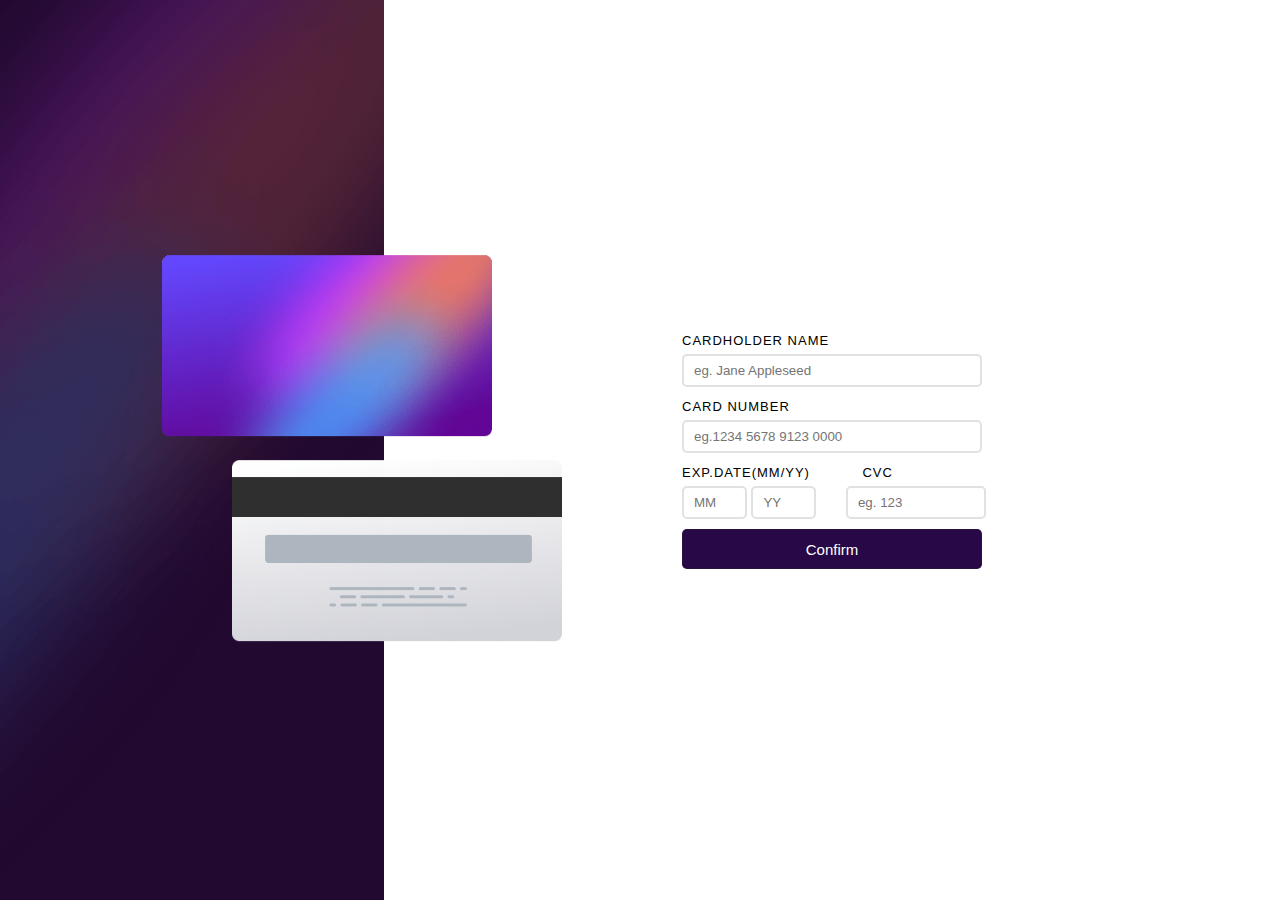
<file: index.html>
<!DOCTYPE html>
<html lang="en">

<head>
    <meta charset="UTF-8">
    <meta http-equiv="X-UA-Compatible" content="IE=edge">
    <meta name="viewport" content="width=device-width, initial-scale=1.0">
    <title>Document</title>
    <link rel="stylesheet" href="style.css">
</head>

<body>
    <section>
        <div class="gradient" id="gradient1">
            <div class="img">
                <div class="img1">
                    <img src="img/bg-card-front.png">
                </div>
                <div class="img2">
                    <img src="img/bg-card-back.png">
                </div>
            </div>
        </div>
        <div class="white">
            <form>
                <div class="wrapper">
                    <div>
                        <span>CARDHOLDER NAME</span>
                    </div>
                    <input type="text" placeholder="eg. Jane Appleseed" class="input-1">
                    <div>
                        <span>CARD NUMBER</span>
                    </div>
                    <input type="text" placeholder="eg.1234 5678 9123 0000" class="input-2">
                    <div>
                        <span>EXP.DATE(MM/YY)</span>
                        <span id="cvc">CVC</span>
                    </div>
                    <input type="text" placeholder="MM" class="input-3">
                    <input type="text" placeholder="YY" class="input-4">
                    <input type="text" placeholder="eg. 123" class="input-5">
                    <div>
                        <button><a href="index2.html">Confirm</a></button>
                    </div>
                </div>
            </form>
        </div>
    </section>
</body>

</html>
</file>
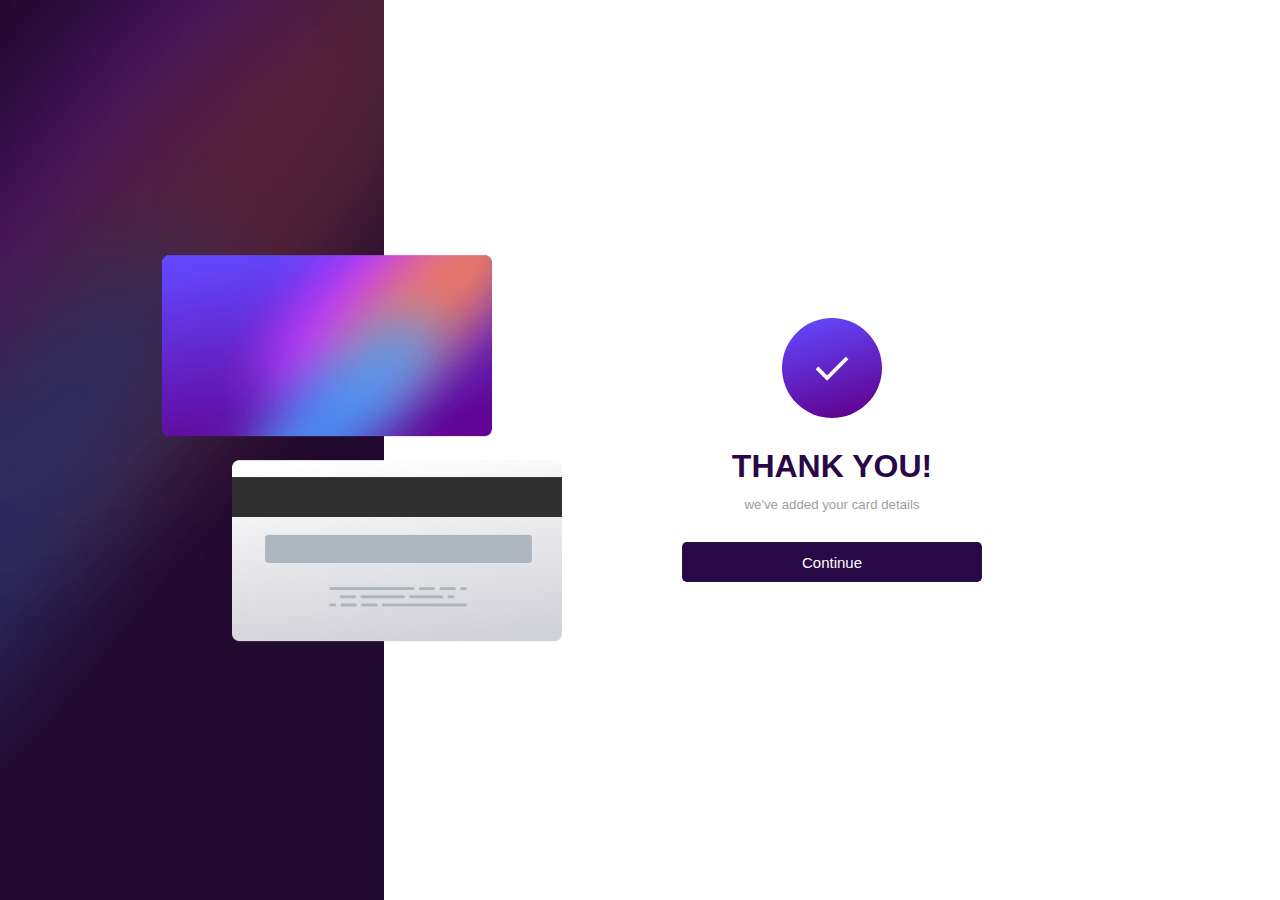
<file: index2.html>
<!DOCTYPE html>
<html lang="en">

<head>
    <meta charset="UTF-8">
    <meta http-equiv="X-UA-Compatible" content="IE=edge">
    <meta name="viewport" content="width=device-width, initial-scale=1.0">
    <title>Mujeeb Login</title>
    <link rel="stylesheet" href="style2.css">
</head>

<body>
    <section>
        <div class="gradient" id="gradient1">
            <div class="img">
                <div class="img1">
                    <img src="img/bg-card-front.png">
                </div>
                <div class="img2">
                    <img src="img/bg-card-back.png">
                </div>
            </div>
        </div>
        <div class="white">
            <div class="wrapper">
                <img src="./img/icon-complete.svg" alt="" class="circle">
                <h1>THANK YOU! </h1>
                <h5>we've added your card details</h5>
                <button><a href="index2.html">Continue</a></button>
            </div>
        </div>
    </section>
</body>

</html>
</file>
<file: style.css>
* {
    margin: 0;
    padding: 0;
    box-sizing: border-box;
    font-family: 'Gill Sans', 'Gill Sans MT', Calibri, 'Trebuchet MS', sans-serif;
}

section {
    width: 100%;
    display: flex;
}

.gradient {
    background-image: url(img/bg-main-desktop.png);
    background-size: cover;
    background-position: center;
    width: 30%;
}

.img {
    position: relative;
    left: 50%;
    top: 50%;
    transform: translateY(-50%);
}

img {
    width: 330px;
}

.img1 {
    position: relative;
    right: 30px;
    margin-bottom: 20px;
}

.img2 {
    position: relative;
    left: 40px;
}

.white {
    width: 70%;
}

form {
    height: 100vh;
    width: 100%;
    display: flex;
    justify-content: center;
    align-items: center;
    flex-direction: column;
}

.white .wrapper .input-1,
.white .wrapper .input-2,
.white .wrapper .input-3,
.white .wrapper .input-4,
.white .wrapper .input-5 {
    width: 300px;
    padding: 7px 10px;
    margin-top: 5px;
    margin-bottom: 10px;
    border-radius: 5px;
    outline: none;
    border: 2px solid #e1e1e1;
}

.white .wrapper .input-3,
.white .wrapper .input-4 {
    width: 65px;
}

.white .wrapper .input-5 {
    width: 140px;
    position: relative;
    left: 25px;
}

span {
    font-weight: 500;
    font-size: 13px;
    letter-spacing: 1px;
}

#cvc {
    padding-left: 48px;
}

button {
    width: 300px;
    height: 40px;
    background-color: rgb(41, 8, 71);
    padding: 9px;
    border-radius: .3rem;
    border: rgba(44, 44, 44, 0.308) 1px solid;
    outline: none;
    color: white;
    cursor: pointer;
}

button a {
    color: white;
    text-decoration: none;
    font-weight: 500;
    font-size: 15px;
}

@media only screen and (max-width:1230px) {
    section {
        width: 100%;
        display: flex;
        flex-direction: column; 
    }

    .gradient {
        background-image: url(img/bg-main-desktop.png);
        background-size: cover;
        background-position: center;
        width: 100%;
        padding: 30px 70px;
    }

    .img {
        position: inherit;
        transform: translate(0%);
    }

    img {
        width: 200px;
    }

    .img1 {
        z-index: 1000;
        position: relative; top: 79px;
    }

    .img2 {
        position: relative; bottom: 120px;
    }

    .white {
        width: 100%;
        margin-top: 40px;
    }

    form {
        height: auto;
        width: 100%;
    }
}
</file>
<file: style2.css>
* {
    margin: 0;
    padding: 0;
    box-sizing: border-box;
    font-family: 'Gill Sans', 'Gill Sans MT', Calibri, 'Trebuchet MS', sans-serif;
}

section {
    width: 100%;
    display: flex;
}

.gradient {
    background-image: url(img/bg-main-desktop.png);
    background-size: cover;
    background-position: center;
    width: 30%;
}

.img {
    position: relative;
    left: 50%;
    top: 50%;
    transform: translateY(-50%);
}

img {
    width: 330px;
}

.img1 {
    position: relative;
    right: 30px;
    margin-bottom: 20px;
}

.img2 {
    position: relative;
    left: 40px;
}

.white {
    width: 70%;
}

.wrapper {
    height: 100vh;
    width: 100%;
    display: flex;
    justify-content: center;
    align-items: center;
    flex-direction: column;
}
h1{
    font-weight: 600;
    padding-bottom: 12px;
    color: rgb(41, 8, 71);
}
h5{
    font-weight: 500;
    padding-bottom: 30px;
    color: rgb(158, 158, 158);
}
.circle {
    margin-bottom: 30px;
    justify-self: center;
    width: 100px;

}
button {
    width: 300px;
    height: 40px;
    background-color: rgb(41, 8, 71);
    padding: 9px;
    border-radius: .3rem;
    border: rgba(44, 44, 44, 0.308) 1px solid;
    outline: none;
    color: white;
    cursor: pointer;
}

button a {
    color: white;
    text-decoration: none;
    font-weight: 500;
    font-size: 15px;
}

@media only screen and (max-width:1230px) {
    section {
        width: 100%;
        display: flex;
        flex-direction: column; 
    }

    .gradient {
        width: 100%;
        padding: 30px 70px;
        /* height: 20vh; */
    }

    .img {
        position: inherit;
        transform: translate(0%);
    }

    img {
        width: 200px;
    }

    .img1 {
        z-index: 1000;
        position: relative; top: 79px;
    }

    .img2 {
        position: relative; bottom: 120px;
    }

    .white {
        width: 100%;
    }
    .wrapper{
        margin-top: 20px;
        height: 40vh; 
    }
}
@media screen and (max-width:900px){
    .gradient {
        height: 20vh;
    }
    .wrapper{
        margin-top: 10px;
        height: 30vh; 
    }
}
</file>
